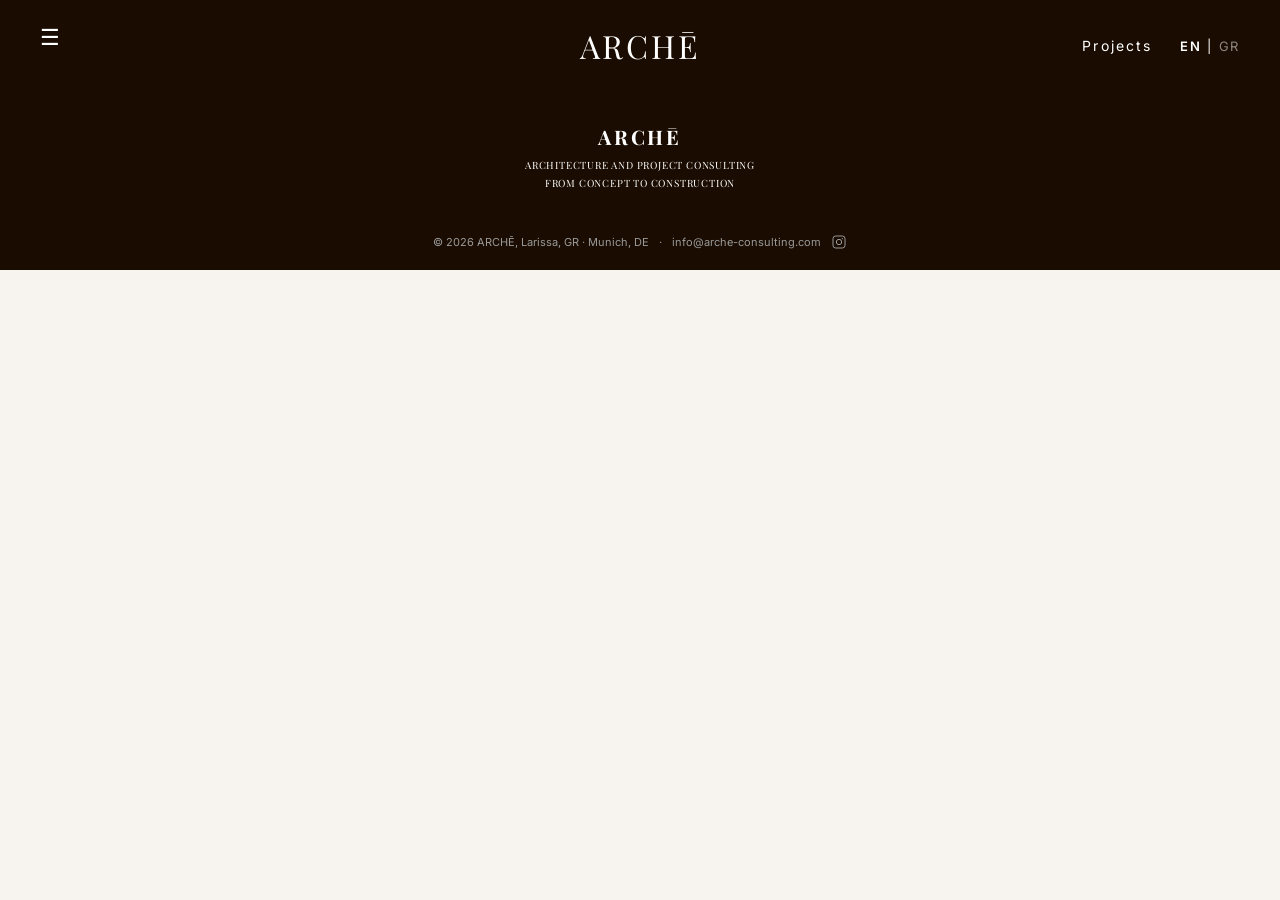
<file: offers.html>
<!DOCTYPE html>
<html lang="en">

<head>
<meta charset="UTF-8">
<meta name="viewport" content="width=device-width, initial-scale=1.0">

<title>ARCHĒ Architecture and Project Consulting</title>

<link rel="stylesheet" href="styles.css">
<link rel="stylesheet" href="offers.css">

<link href="https://fonts.googleapis.com/css2?family=Playfair+Display:wght@400;600&family=Inter:wght@300;400;500&display=swap" rel="stylesheet">

<script>
const savedLang = localStorage.getItem("lang");
const path = window.location.pathname;

if (savedLang === "gr" && !path.startsWith("/gr")) {
  window.location.href = "/gr/";
}

if (!savedLang) {
  const userLang = navigator.language || navigator.userLanguage;

  if (userLang.startsWith("el")) {
    localStorage.setItem("lang", "gr");
    window.location.href = "/gr/";
  } else {
    localStorage.setItem("lang", "en");
  }
}
</script>

</head>

<body class="projects-page">

<!-- Navigation -->
<nav class="nav">

<div class="nav-left">☰</div>

<a href="index.html" class="nav-center">ARCHĒ</a>

<div class="nav-right">

<a href="projects.html" class="nav-projects">Projects</a>

<div class="lang-switch">
<a href="/" onclick="localStorage.setItem('lang','en')">EN</a>
<span>|</span>
<a href="/gr/" onclick="localStorage.setItem('lang','gr')">GR</a>
</div>

</div>

</nav>

<main>

<!-- PAGE CONTENT HERE -->

</main>


<footer class="footer">

<div class="footer-bar">
<div class="footer-content">

<h1 class="footer-logo">ARCHĒ</h1>

<p class="footer-slogan">
ARCHITECTURE AND PROJECT CONSULTING
</p>

<p class="footer-subtitle">
FROM CONCEPT TO CONSTRUCTION
</p>

</div>
</div>

<div class="footer-meta">

<span>© 2026 ARCHĒ, Larissa, GR · Munich, DE</span>

<span> · </span>

<a href="mailto:info@arche-consulting.com">
info@arche-consulting.com
</a>

<a href="https://www.instagram.com/arche.consulting"
target="_blank"
aria-label="ARCHĒ on Instagram"
class="instagram-icon">

<svg width="16" height="16" viewBox="0 0 24 24" fill="none">
<rect x="3" y="3" width="18" height="18" rx="4"
stroke="currentColor" stroke-width="1.5"/>
<circle cx="12" cy="12" r="4"
stroke="currentColor" stroke-width="1.5"/>
<circle cx="17" cy="7" r="1" fill="currentColor"/>
</svg>

</a>

</div>

</footer>


<!-- Menu Overlay -->
<div class="menu-overlay" id="menu">

<div class="menu-close" id="closeMenu">✕</div>

<ul class="menu-items">

<li><a href="projects.html">Projects</a></li>
<li><a href="process.html">Our Process</a></li>
<li><a href="studio.html">Our Studio</a></li>
<li><a href="offers.html">Real Estate Listings</a></li>
<li><a href="contact.html">Connect</a></li>

</ul>

</div>


<script src="script.js"></script>

<script>
document.addEventListener("DOMContentLoaded", () => {

const lang = localStorage.getItem("lang");

if (lang === "gr") {
document.querySelector('[onclick*="gr"]')?.classList.add("active");
} else {
document.querySelector('[onclick*="en"]')?.classList.add("active");
}

});
</script>

</body>
</html>
</file>
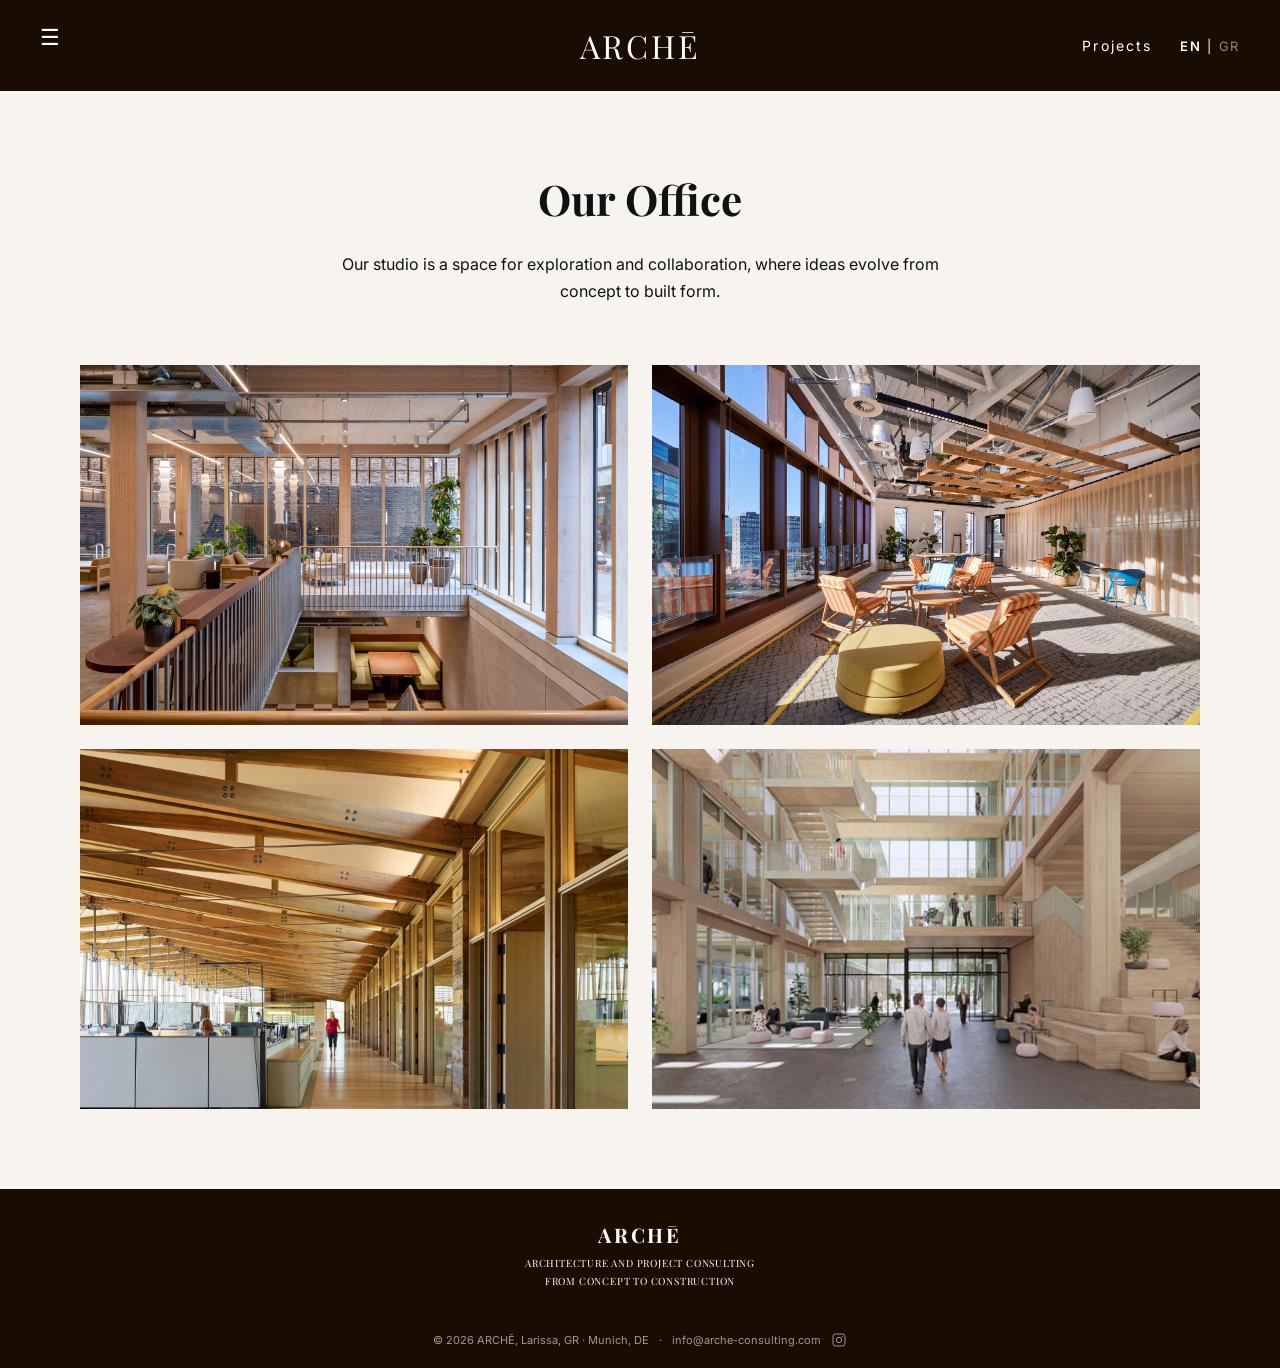
<file: studio.html>
<!DOCTYPE html>
<html lang="en">

<head>
<meta charset="UTF-8">
<meta name="viewport" content="width=device-width, initial-scale=1.0">

<title>ARCHĒ Architecture and Project Consulting</title>

<link rel="stylesheet" href="styles.css">
<link rel="stylesheet" href="studio.css">

<link href="https://fonts.googleapis.com/css2?family=Playfair+Display:wght@400;600&family=Inter:wght@300;400;500&display=swap" rel="stylesheet">

<script>
const savedLang = localStorage.getItem("lang");
const path = window.location.pathname;

if (savedLang === "gr" && !path.startsWith("/gr")) {
  window.location.href = "/gr/";
}

if (!savedLang) {
  const userLang = navigator.language || navigator.userLanguage;

  if (userLang.startsWith("el")) {
    localStorage.setItem("lang", "gr");
    window.location.href = "/gr/";
  } else {
    localStorage.setItem("lang", "en");
  }
}
</script>

</head>

<body class="projects-page">

<!-- Navigation -->
<nav class="nav">

<div class="nav-left">☰</div>

<a href="index.html" class="nav-center">ARCHĒ</a>

<div class="nav-right">

<a href="projects.html" class="nav-projects">Projects</a>

<div class="lang-switch">
<a href="/" onclick="localStorage.setItem('lang','en')">EN</a>
<span>|</span>
<a href="/gr/" onclick="localStorage.setItem('lang','gr')">GR</a>
</div>

</div>

</nav>

<main>

<section class="studio">

<h1>Our Office</h1>

<p class="studio-intro">
Our studio is a space for exploration and collaboration,
where ideas evolve from concept to built form.
</p>

<div class="studio-grid">

<img src="images/ouroffice.jpg">
<img src="images/ouroffice2.jpg">
<img src="images/ouroffice3.jpg">
<img src="images/ouroffice4.jpg">

</div>

</section>

</main>


<footer class="footer">

<div class="footer-bar">
<div class="footer-content">

<h1 class="footer-logo">ARCHĒ</h1>

<p class="footer-slogan">
ARCHITECTURE AND PROJECT CONSULTING
</p>

<p class="footer-subtitle">
FROM CONCEPT TO CONSTRUCTION
</p>

</div>
</div>

<div class="footer-meta">

<span>© 2026 ARCHĒ, Larissa, GR · Munich, DE</span>

<span> · </span>

<a href="mailto:info@arche-consulting.com">
info@arche-consulting.com
</a>

<a href="https://www.instagram.com/arche.consulting"
target="_blank"
aria-label="ARCHĒ on Instagram"
class="instagram-icon">

<svg width="16" height="16" viewBox="0 0 24 24" fill="none">
<rect x="3" y="3" width="18" height="18" rx="4"
stroke="currentColor" stroke-width="1.5"/>
<circle cx="12" cy="12" r="4"
stroke="currentColor" stroke-width="1.5"/>
<circle cx="17" cy="7" r="1" fill="currentColor"/>
</svg>

</a>

</div>

</footer>


<!-- Menu Overlay -->
<div class="menu-overlay" id="menu">

<div class="menu-close" id="closeMenu">✕</div>

<ul class="menu-items">

<li><a href="projects.html">Projects</a></li>
<li><a href="process.html">Our Process</a></li>
<li><a href="studio.html">Our Studio</a></li>
<li><a href="offers.html">Real Estate Listings</a></li>
<li><a href="contact.html">Connect</a></li>

</ul>

</div>


<script src="script.js"></script>

<script>
document.addEventListener("DOMContentLoaded", () => {

const lang = localStorage.getItem("lang");

if (lang === "gr") {
document.querySelector('[onclick*="gr"]')?.classList.add("active");
} else {
document.querySelector('[onclick*="en"]')?.classList.add("active");
}

});
</script>

</body>
</html>
</file>
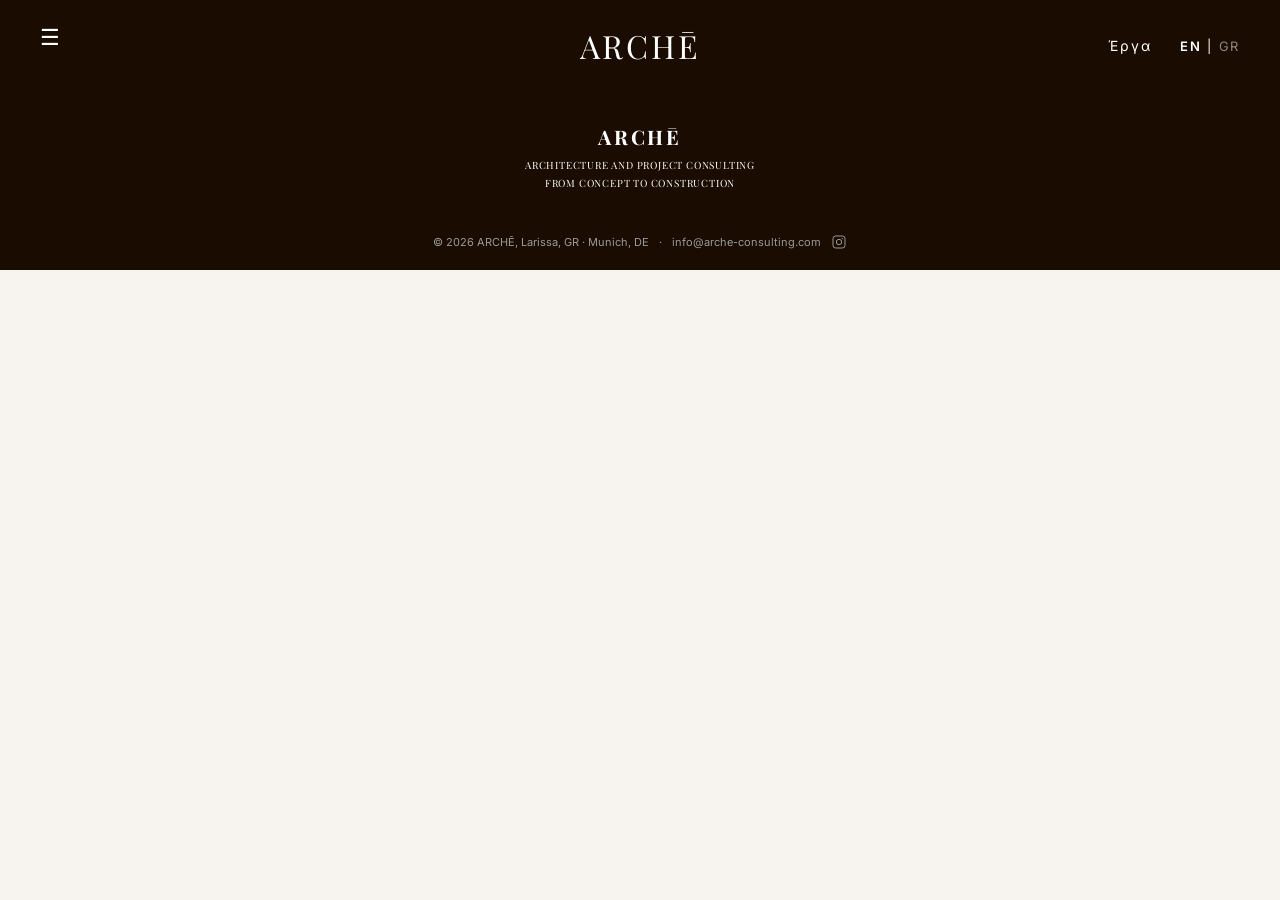
<file: gr/offers.html>
<!DOCTYPE html>
<html lang="el">

<head>
<meta charset="UTF-8">
<meta name="viewport" content="width=device-width, initial-scale=1.0">

<title>Προσφορές - ARCHĒ Architecture and Project Consulting</title>

<link rel="stylesheet" href="/styles.css">
<link rel="stylesheet" href="/offers.css">

<link href="https://fonts.googleapis.com/css2?family=Playfair+Display:wght@400;600&family=Inter:wght@300;400;500&display=swap" rel="stylesheet">

<script>
const savedLang = localStorage.getItem("lang");
const path = window.location.pathname;

if (savedLang === "gr" && !path.startsWith("/gr")) {
  window.location.href = "/gr/";
}

if (!savedLang) {
  const userLang = navigator.language || navigator.userLanguage;

  if (userLang.startsWith("el")) {
    localStorage.setItem("lang", "gr");
    window.location.href = "/gr/";
  } else {
    localStorage.setItem("lang", "en");
  }
}
</script>

</head>

<body class="projects-page">

<!-- Navigation -->
<nav class="nav">

<div class="nav-left">☰</div>

<a href="index.html" class="nav-center">ARCHĒ</a>

<div class="nav-right">

<a href="projects.html" class="nav-projects">Έργα</a>

<div class="lang-switch">
<a href="/" onclick="localStorage.setItem('lang','en')">EN</a>
<span>|</span>
<a href="/gr/" onclick="localStorage.setItem('lang','gr')">GR</a>
</div>

</div>

</nav>

<main>

<!-- PAGE CONTENT HERE -->

</main>


<footer class="footer">

<div class="footer-bar">
<div class="footer-content">

<h1 class="footer-logo">ARCHĒ</h1>

<p class="footer-slogan">
ARCHITECTURE AND PROJECT CONSULTING
</p>

<p class="footer-subtitle">
FROM CONCEPT TO CONSTRUCTION
</p>

</div>
</div>

<div class="footer-meta">

<span>© 2026 ARCHĒ, Larissa, GR · Munich, DE</span>

<span> · </span>

<a href="mailto:info@arche-consulting.com">
info@arche-consulting.com
</a>

<a href="https://www.instagram.com/arche.consulting"
target="_blank"
aria-label="ARCHĒ on Instagram"
class="instagram-icon">

<svg width="16" height="16" viewBox="0 0 24 24" fill="none">
<rect x="3" y="3" width="18" height="18" rx="4"
stroke="currentColor" stroke-width="1.5"/>
<circle cx="12" cy="12" r="4"
stroke="currentColor" stroke-width="1.5"/>
<circle cx="17" cy="7" r="1" fill="currentColor"/>
</svg>

</a>

</div>

</footer>


<!-- Menu Overlay -->
<div class="menu-overlay" id="menu">

<div class="menu-close" id="closeMenu">✕</div>

<ul class="menu-items">
<li><a href="projects.html">Έργα</a></li>
<li><a href="process.html">Η Διαδικασία</a></li>
<li><a href="studio.html">Το Γραφείο</a></li>
<li><a href="offers.html">Επιλεγμένα Ακίνητα</a></li>
<li><a href="contact.html">Επικοινωνία</a></li>
</ul>


</div>


<script src="/script.js"></script>

<script>
document.addEventListener("DOMContentLoaded", () => {

const lang = localStorage.getItem("lang");

if (lang === "gr") {
document.querySelector('[onclick*="gr"]')?.classList.add("active");
} else {
document.querySelector('[onclick*="en"]')?.classList.add("active");
}

});
</script>

</body>
</html>
</file>
<file: styles.css>
* {
  margin: 0;
  padding: 0;
  box-sizing: border-box;
}
.projects-page main {
  margin-top: 0;
}

.projects-page .projects-intro {
  margin-top: 0;
}

body {
  font-family: 'Inter', sans-serif;
  color: #111;
  background: #f7f3ee;
}


a,
a:visited {
  color: inherit;
  text-decoration: none;
}


.hero {
  min-height: 100vh;
  width: 100%;
  background-image: url("images/hero2.jpg");
  background-size: cover;      /* scales image */
  background-position: center; /* keeps focus centered */
  background-repeat: no-repeat;
  position: relative;
}


/* subtle dark overlay */
.hero::after {
  content: "";
  position: absolute;
  inset: 0;
  background: rgba(0, 0, 0, 0.25);
}

.hero .nav {
  color: #ffffff;
}

.nav { 
  position: relative;
  z-index: 2;
  display: grid;
  grid-template-columns: 1fr auto 1fr;
  padding: 24px 40px;
  font-size: 14px;
  letter-spacing: 0.15em;
}

.nav-left {
  justify-self: start;
  font-size: 22px;
  cursor: pointer;
}

.nav-center {
  font-family: 'Playfair Display', serif;
  font-size: clamp(22px, 6vw, 32px);
  letter-spacing: 0.1em;
  text-decoration: none;
  color: inherit;
}


.nav-right {
  justify-self: end;
  color: #ffffff;
  text-decoration: none;
  cursor: pointer;
}

.nav-right {
  justify-self: end;
  display: flex;
  align-items: center;
  gap: 28px;
}


.nav-right:hover {
  opacity: 0.7;
}


.hero-content {
  position: absolute;
  bottom: 80px;
  left: 60px;
  z-index: 2;
  max-width: 600px;
}

.hero-content h1 {
  font-family: 'Playfair Display', serif;
  font-size: 64px;
  font-weight: 400;
  line-height: 1.1;
  margin-bottom: 24px;
  color: #f7f3ee;

}

.cta {
  font-size: 12px;
  letter-spacing: 0.2em;
  text-transform: uppercase;
  color: #fff;
  text-decoration: none;
  border-bottom: 1px solid rgba(255,255,255,0.6);
  padding-bottom: 6px;
}

.hero .cta {
  color: #f7f3ee;
  border-bottom: 1px solid rgba(255,255,255,0.7);
}
.lang-switch {
  display: flex;
  align-items: center;
  gap: 6px;
  font-size: 13px;
  letter-spacing: 0.12em;
}

.lang-switch a {
  opacity: 0.5;
  transition: opacity 0.25s ease;
}

.lang-switch a.active {
  opacity: 1;
  font-weight: 600;
}


/* ===== MENU OVERLAY (☰) ===== */
.menu-overlay a,
.menu-overlay a:visited,
.menu-overlay a:hover,
.menu-overlay a:active {
  color: #ffffff;
  text-decoration: none;
}

.menu-overlay {
  position: fixed;
  inset: 0;
  background: rgba(15, 15, 15, 0.95);
  z-index: 10;
  display: flex;
  justify-content: center;
  align-items: center;
  opacity: 0;
  pointer-events: none;
  transition: opacity 0.4s ease;
}

.menu-overlay.active {
  opacity: 1;
  pointer-events: all;
}

.menu-close {
  position: absolute;
  top: 32px;
  right: 40px;
  font-size: 24px;
  cursor: pointer;
  color:#fff;
}

.menu-items {
  list-style: none;
  text-align: center;
}

.menu-items li {
  font-family: 'Playfair Display', serif;
  font-size: 48px;
  margin: 20px 0;
  cursor: pointer;
  transition: opacity 0.3s ease;
}

.menu-items li:hover {
  opacity: 0.6;
}

/* Mobile adjustment */
@media (max-width: 768px) {

  .menu-items li {
    font-size: 32px;
  }

  .nav {
    padding: 20px 16px;
  }

  .nav-right {
    gap: 12px;
  }

  .nav-projects {
    display: none;
  }

.hero-content {
  position: absolute;
  bottom: clamp(40px, 8vh, 80px);
  left: clamp(20px, 6vw, 60px);
  right: 20px;
  max-width: 600px;
}

.hero-content h1 {
  font-family: 'Playfair Display', serif;
  font-size: clamp(34px, 9vw, 64px);
  line-height: 1.1;
  color:#f7f3ee
}

.hero .cta {
  color: #f7f3ee;
  border-bottom: 1px solid rgba(255,255,255,0.7);
}

}

/* ======================================
   Footer
====================================== */

.footer {
  background: #000;
  color: #fff;
  width: 100%;
}

/* Black bar */
.footer-bar {
  width: 100vw;
  background: #000;
  display: flex;
  justify-content: center;
}

.footer-content {
  text-align: center;
  padding: 32px 16px; /* controls height */
}

/* Typography */
.footer-logo {
  font-family: 'Playfair Display', serif;
  font-size: 20px;
  letter-spacing: 0.14em;
  margin: 0;
}

.footer-slogan {
  font-family: 'Playfair Display', serif;
  font-size: 10px;
    letter-spacing: 0.08em;
  margin: 8px 0 4px;
}

.footer-subtitle {
  font-family: 'Playfair Display', serif;
  font-size: 10px;
  letter-spacing: 0.08em;
  margin: 0;

}

/* Meta line below */
/* Black bottom bar */
.footer-bar {
  width: 100vw;
  background: #1a0c00;
  display: flex;
  justify-content: center;
}

.footer-meta {
  background: #1a0c00;
  color: #9a9a9a;
  font-size: 11px;
  padding: 12px 16px 20px;
  display: flex;
  justify-content: center;
  align-items: center;
  gap: 10px;
  flex-wrap: wrap;
}

.footer-meta a {
  color: #9a9a9a;
  text-decoration: none;
  transition: opacity 0.25s ease;
}

.footer-meta a:hover {
  opacity: 0.6;
}

.instagram-icon {
  display: inline-flex;
  align-items: center;
}

/* Mobile */
@media (max-width: 768px) {
  .contact-layout {
    grid-template-columns: 1fr;
  }

  .contact-image {
    height: 50vh;
  }

  .contact-text {
    padding: 64px 32px;
  }

  .contact-locations {
    grid-template-columns;
  }

}
</file>
<file: offers.css>
/* =========================
   PROJECTS PAGE NAV (dark on light)
========================= */
.projects-page .nav {
  background: #1a0c00;

}

.projects-page .nav,
.projects-page .nav a,
.projects-page .nav a:visited,
.projects-page .lang-switch,
.projects-page .lang-switch a,
.projects-page .lang-switch span {
  color: #ffffff;
}


/* ======================================
   HERO (same behaviour as other pages)
====================================== */

.projects-page .hero {
  min-height: 60vh;
  width: 100%;
  position: relative;
  overflow: hidden;
  background-image: url("images/process01.jpg");
  background-size: cover;
  background-position: center;
  background-repeat: no-repeat;
}

.projects-page .hero::after {
  content: "";
  position: absolute;
  inset: 0;
  background: rgba(0,0,0,0.25);
}

.projects-page .hero > * {
  position: relative;
  z-index: 2;
}


/* ======================================
   PROJECTS GRID
====================================== */

.projects-section {
  background: #f7f3ee;
  padding: clamp(60px, 10vh, 120px) clamp(24px, 6vw, 80px);
}

.projects-grid {
  display: grid;
  grid-template-columns: repeat(2, 1fr);
  gap: 48px;
}


/* PROJECT CARD */

.project-card {
  display: block;
  color: #2b2622;
}

.project-image {
  width: 100%;
  aspect-ratio: 4 / 3;
  overflow: hidden;
  margin-bottom: 16px;
}

.project-image img {
  width: 100%;
  height: 100%;
  object-fit: cover;
  transition: transform 0.6s ease;
}

.project-card:hover img {
  transform: scale(1.05);
}

.project-title {
  font-family: 'Playfair Display', serif;
  font-size: 22px;
  margin-bottom: 4px;
}

.project-meta {
  font-size: 13px;
  letter-spacing: 0.08em;
  color: #7a746e;
}

.footer-bar {
  width: 100vw;
  background: #1a0c00;
  display: flex;
  justify-content: center;
}

.footer-meta {
  background: #1a0c00;
  color: #9a9a9a;
  font-size: 11px;
  padding: 12px 16px 20px;
  display: flex;
  justify-content: center;
  align-items: center;
  gap: 10px;
  flex-wrap: wrap;
}

/* ======================================
   RESPONSIVE
====================================== */

@media (max-width: 900px) {

  .projects-grid {
    grid-template-columns: 1fr;
    gap: 32px;
  }

}
</file>
<file: studio.css>
/* =========================
   PROJECTS PAGE NAV (dark on light)
========================= */

.projects-page .nav,
.projects-page .nav a,
.projects-page .nav a:visited,
.projects-page .lang-switch,
.projects-page .lang-switch a,
.projects-page .lang-switch span {
  color: #ffffff;
}

.projects-page .nav {
  background: #1a0c00;
}

/* ======================================
   HERO (same behaviour as other pages)
====================================== */

.projects-page .hero {
  min-height: 60vh;
  width: 100%;
  position: relative;
  overflow: hidden;
  background-image: url("images/process01.jpg");
  background-size: cover;
  background-position: center;
  background-repeat: no-repeat;
}

.projects-page .hero::after {
  content: "";
  position: absolute;
  inset: 0;
  background: rgba(0,0,0,0.25);
}

.projects-page .hero > * {
  position: relative;
  z-index: 2;
}


/* ======================================
   PROJECTS GRID
====================================== */

.projects-section {
  background: #f7f3ee;
  padding: clamp(60px, 10vh, 120px) clamp(24px, 6vw, 80px);
}

.projects-grid {
  display: grid;
  grid-template-columns: repeat(2, 1fr);
  gap: 48px;
}


/* PROJECT CARD */

.project-card {
  display: block;
  color: #2b2622;
}

.project-image {
  width: 100%;
  aspect-ratio: 4 / 3;
  overflow: hidden;
  margin-bottom: 16px;
}

.project-image img {
  width: 100%;
  height: 100%;
  object-fit: cover;
  transition: transform 0.6s ease;
}

.project-card:hover img {
  transform: scale(1.05);
}

.project-title {
  font-family: 'Playfair Display', serif;
  font-size: 22px;
  margin-bottom: 4px;
}

.project-meta {
  font-size: 13px;
  letter-spacing: 0.08em;
  color: #7a746e;
}

.studio {
  padding: 80px 40px;
  max-width: 1200px;
  margin: 0 auto;
}

.studio h1 {
  font-family: 'Playfair Display', serif;
  font-size: 42px;
  text-align: center;
  margin-bottom: 24px;
}

.studio-intro {
  text-align: center;
  max-width: 600px;
  margin: 0 auto 60px;
  line-height: 1.7;
}

.studio-grid {
  display: grid;
  grid-template-columns: 1fr 1fr;
  gap: 24px;
}

.studio-grid img {
  width: 100%;
  height: 360px;
  object-fit: cover;
}

/* ======================================
   RESPONSIVE
====================================== */

@media (max-width: 900px) {

  .projects-grid {
    grid-template-columns: 1fr;
    gap: 32px;
  }

  .studio{
padding:60px 16px;
}

.studio h1{
font-size:16px;
line-height:1.3;
margin:0 auto 10px;
}

.studio-intro{
font-size:10px;
line-height:1.6;
max-width:500px;
margin:0 auto 15px;
}


  .studio-grid{
  grid-template-columns:1fr;
  gap:16px;
  }

  .studio-grid img{
  width:100%;
  height:260px;
  object-fit:cover;
  }

}
</file>
